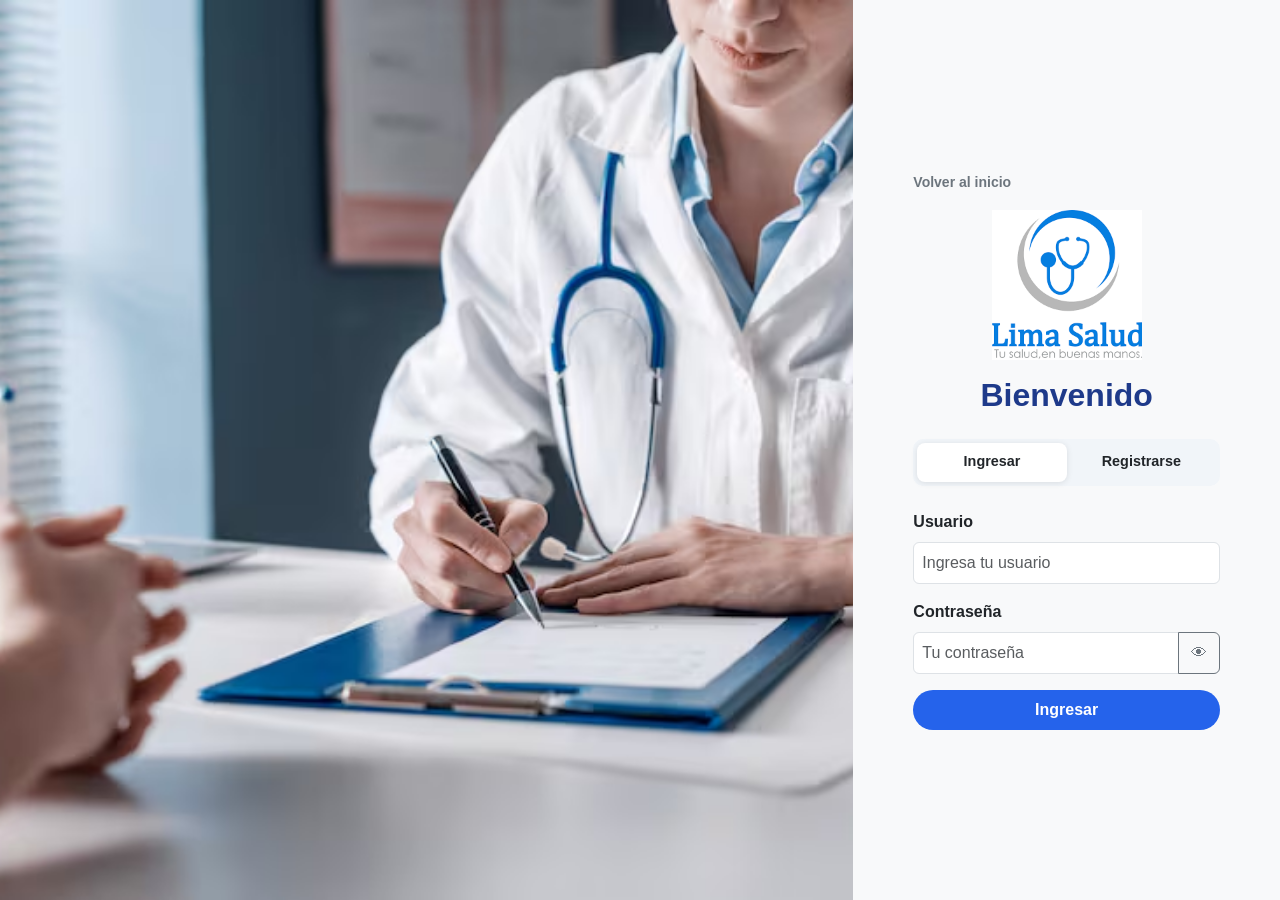
<file: public/login.html>
<!DOCTYPE html>
<html lang="es">
<head>
    <meta charset="UTF-8">
    <meta name="viewport" content="width=device-width, initial-scale=1.0">
    <title>Login Clínica</title>
    <link href="https://cdn.jsdelivr.net/npm/bootstrap@5.3.2/dist/css/bootstrap.min.css" rel="stylesheet">
    
    <link rel="stylesheet" href="css/main.css">
    <link rel="stylesheet" href="css/login_Medico.css">
</head>
<body>

<div class="container-fluid vh-100">
    <div class="row h-100">
        
        <div class="col-md-7 col-lg-8 d-none d-md-block p-0 bg-image-container">
            <img src="Imagenes/FondoSesion.jpg" alt="Fondo Clínica" class="bg-image" style="width: 100%; height: 100%; object-fit: cover;">
        </div>

      <div class="col-12 col-md-5 col-lg-4 d-flex align-items-center justify-content-center bg-light">
    <div class="login-box w-100 px-4 px-md-5">
        
        <div class="text-start mb-3">
            <a href="index.html" class="text-decoration-none text-secondary small fw-bold">
                <i class="bi bi-arrow-left"></i> Volver al inicio
            </a>
        </div>

        <div class="text-center mb-4">
            <img src="Imagenes/Logo.png" alt="Logo Clínica Lima" class="img-fluid mb-3" style="max-width: 150px; object-fit: contain;">
            <h2 class="fw-bold" style="color: #1e3a8a;">Bienvenido</h2>
        </div>

                <div class="auth-tabs-wrap mb-4">
                    <button class="auth-tab-btn is-active" id="tabLogin" type="button" onclick="switchTab('login')">Ingresar</button>
                    <button class="auth-tab-btn" id="tabRegister" type="button" onclick="switchTab('register')">Registrarse</button>
                </div>

                <form id="loginForm" class="needs-validation" novalidate>
                    <div class="mb-3">
                        <label for="username" class="form-label fw-semibold">Usuario</label>
                        <input type="text" class="form-control p-2" id="username" placeholder="Ingresa tu usuario" required>
                    </div>

                    <div class="mb-3">
                        <label for="password" class="form-label fw-semibold">Contraseña</label>
                        <div class="input-group">
                            <input type="password" class="form-control p-2" id="password" placeholder="Tu contraseña" required>
                            <button class="btn btn-outline-secondary" type="button" id="togglePassword">👁</button>
                        </div>
                    </div>

                    <button type="submit" class="btn text-white w-100 rounded-pill py-2 fw-bold custom-btn" style="background-color: #2563eb;">
                        Ingresar
                    </button>
                </form>

                <form id="registerForm" class="needs-validation d-none" novalidate>
                    <div class="mb-3">
                        <label class="form-label fw-semibold">Nombre Completo</label>
                        <input type="text" class="form-control p-2" placeholder="Juan Pérez" required>
                    </div>
                    <div class="mb-3">
                        <label class="form-label fw-semibold">Correo Electrónico</label>
                        <input type="email" class="form-control p-2" placeholder="juan@correo.com" required>
                    </div>
                    <div class="mb-3">
                        <label class="form-label fw-semibold">Crear Contraseña</label>
                        <input type="password" class="form-control p-2" placeholder="Mínimo 8 caracteres" required>
                    </div>
                    <button type="submit" class="btn text-white w-100 rounded-pill py-2 fw-bold" style="background-color: #00b8a9;">
                        Registrarme
                    </button>
                </form>
                </div>
        </div>
    </div>
</div>

<script src="https://cdn.jsdelivr.net/npm/bootstrap@5.3.2/dist/js/bootstrap.bundle.min.js"></script>
<script src="login_Medico.js"></script>
</body>
</html>
</file>
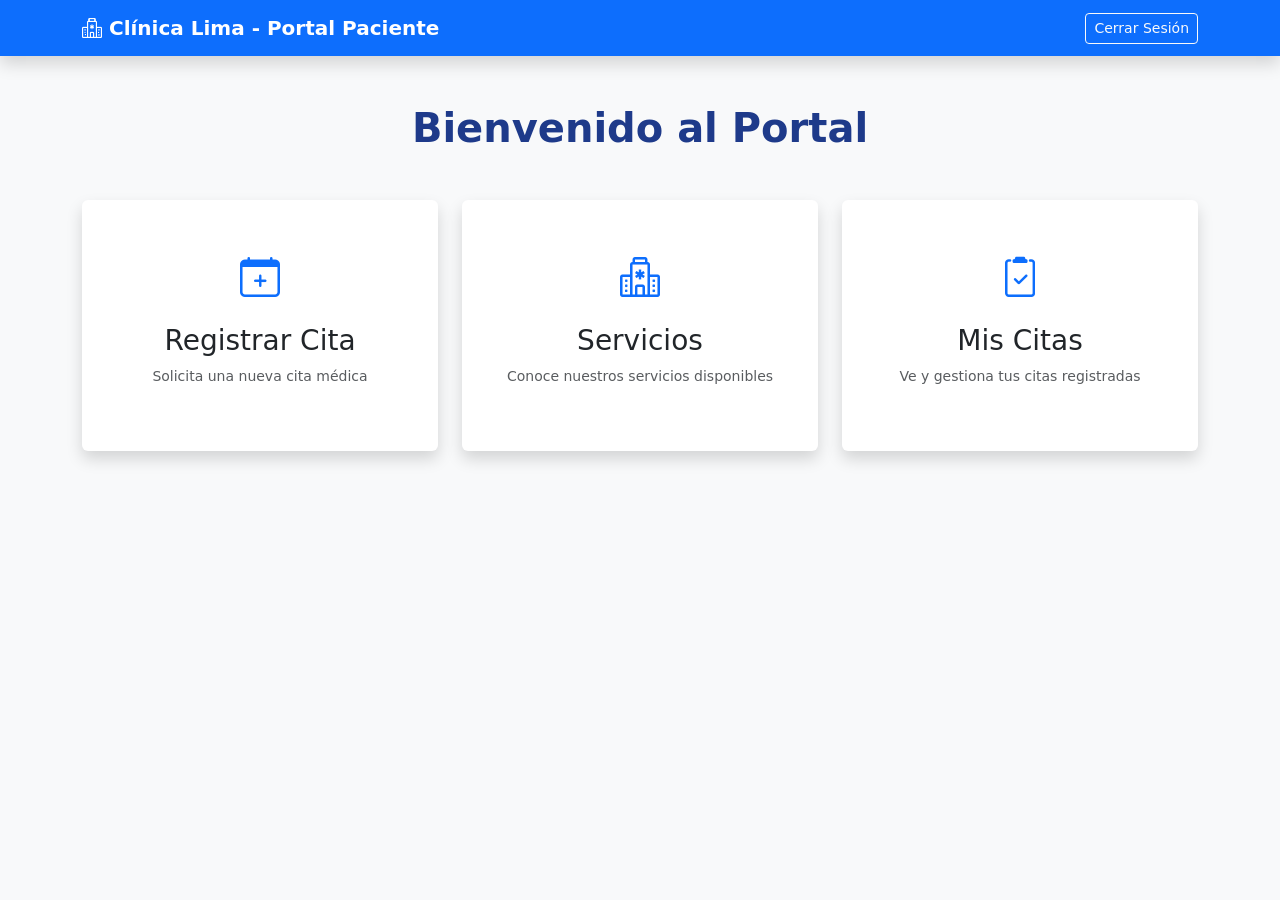
<file: public/portal-paciente.html>
<!doctype html>
<html lang="es">
  <head>
    <meta charset="UTF-8" />
    <meta name="viewport" content="width=device-width, initial-scale=1.0" />
    <title>Portal Paciente</title>
    <link
      href="https://cdn.jsdelivr.net/npm/bootstrap@5.3.2/dist/css/bootstrap.min.css"
      rel="stylesheet"
    />
    <link
      rel="stylesheet"
      href="https://cdn.jsdelivr.net/npm/bootstrap-icons@1.11.1/font/bootstrap-icons.css"
    />
    <link rel="stylesheet" href="css/portal_Paciente.css" />
  </head>

  <body class="bg-light">
    <nav class="navbar navbar-dark bg-primary shadow">
      <div class="container">
        <a class="navbar-brand fw-bold" href="#" onclick="mostrarDashboard()">
          <i class="bi bi-hospital"></i> Clínica Lima - Portal Paciente
        </a>
        <button
          class="btn btn-outline-light btn-sm"
          onclick="window.location.href = 'index.html'"
        >
          Cerrar Sesión
        </button>
      </div>
    </nav>

    <main id="dashboard" class="container py-5">
      <h1 class="text-center mb-5 fw-bold" style="color: #1e3a8a">
        Bienvenido al Portal
      </h1>
      <div class="row g-4 justify-content-center">
        <div class="col-md-4">
          <div
            class="card h-100 text-center border-0 shadow card-menu"
            data-bs-toggle="modal"
            data-bs-target="#modalCita"
          >
            <div class="card-body py-5">
              <i class="bi bi-calendar-plus fs-1 text-primary"></i>
              <h3 class="card-title mt-3">Registrar Cita</h3>
              <p class="text-muted small">Solicita una nueva cita médica</p>
            </div>
          </div>
        </div>

        <div class="col-md-4">
          <div
            class="card h-100 text-center border-0 shadow card-menu"
            onclick="mostrarServicios()"
          >
            <div class="card-body py-5">
              <i class="bi bi-hospital fs-1 text-primary"></i>
              <h3 class="card-title mt-3">Servicios</h3>
              <p class="text-muted small">
                Conoce nuestros servicios disponibles
              </p>
            </div>
          </div>
        </div>

        <div class="col-md-4">
          <div
            class="card h-100 text-center border-0 shadow card-menu"
            onclick="mostrarMisCitas()"
          >
            <div class="card-body py-5">
              <i class="bi bi-clipboard2-check fs-1 text-primary"></i>
              <h3 class="card-title mt-3">Mis Citas</h3>
              <p class="text-muted small">
                Ve y gestiona tus citas registradas
              </p>
            </div>
          </div>
        </div>
      </div>
    </main>

    <section id="servicios" class="container py-5 section-hidden">
      <button class="btn btn-secondary mb-3" onclick="mostrarDashboard()">
        ← Volver
      </button>
      <h3>Servicios Disponibles</h3>
      <div class="row g-4 mt-1" id="gridServiciosPage"></div>
    </section>

    <section id="misCitas" class="container py-5 section-hidden">
      <button class="btn btn-secondary mb-3" onclick="mostrarDashboard()">
        ← Volver
      </button>
      <h3>Mis Citas</h3>
      <div class="row mt-3" id="listaCitas"></div>
    </section>

    <div class="modal fade" id="modalCita" data-bs-backdrop="static">
      <div class="modal-dialog modal-lg">
        <div class="modal-content">
          <div class="modal-header bg-primary text-white">
            <div>
              <h5 class="mb-0">Registrar Cita Médica</h5>
              <small id="labelPaso" class="opacity-75">Paso 1 de 3</small>
            </div>
            <button
              type="button"
              class="btn-close btn-close-white"
              data-bs-dismiss="modal"
            ></button>
          </div>

          <div class="progress" style="height: 4px; border-radius: 0">
            <div
              id="barraProgreso"
              class="progress-bar"
              style="width: 0%; transition: width 0.3s"
            ></div>
          </div>

          <div class="modal-body">
            <form id="formCita" onsubmit="return false;">
              <div class="paso" id="paso1">
                <h6 class="fw-semibold mb-3">Datos del paciente</h6>
                <form id="formPaso1">
                  <div class="row g-2">
                    <div class="col-12">
                      <input
                        id="inp_nombre"
                        class="form-control"
                        placeholder="Nombre completo"
                        required
                      />
                    </div>
                    <div class="col-6">
                      <input
                        id="inp_dni"
                        class="form-control"
                        placeholder="DNI"
                        required
                        maxlength="8"
                      />
                    </div>
                    <div class="col-6">
                      <input
                        id="inp_edad"
                        class="form-control"
                        placeholder="Edad"
                        type="number"
                        min="0"
                        max="120"
                        required
                      />
                    </div>
                    <div class="col-12">
                      <input
                        id="inp_parentesco"
                        class="form-control"
                        placeholder="Parentesco (ej: Titular, Hijo, Cónyuge)"
                        required
                      />
                    </div>
                  </div>
                </form>
                <button
                  type="button"
                  class="btn btn-primary w-100 mt-3"
                  onclick="guardarPaso1()"
                >
                  Siguiente <i class="bi bi-arrow-right"></i>
                </button>
              </div>

              <div class="paso section-hidden" id="paso2">
                <h6 class="fw-semibold mb-1">Selecciona un servicio</h6>
                <p class="text-muted small mb-3">
                  Elige la especialidad y luego escoge tu horario disponible.
                </p>

                <div class="row g-2" id="gridServicios"></div>

                <div id="tablaHorarios" class="section-hidden mt-3"></div>

                <div class="d-flex gap-2 mt-3">
                  <button
                    type="button"
                    class="btn btn-secondary"
                    onclick="anteriorPaso()"
                  >
                    <i class="bi bi-arrow-left"></i> Atrás
                  </button>
                  <button
                    type="button"
                    id="btnRegistrar"
                    class="btn btn-success ms-auto"
                    disabled
                    onclick="registrarCita()"
                  >
                    <i class="bi bi-check-circle"></i> Confirmar Cita
                  </button>
                </div>
              </div>
            </form>
          </div>
        </div>
      </div>
    </div>

    <div class="modal fade" id="modalDetalle">
      <div class="modal-dialog modal-md">
        <div class="modal-content">
          <div class="modal-header bg-primary text-white">
            <h5 class="modal-title">
              <i class="bi bi-clipboard2-pulse"></i> Detalle de Cita
            </h5>
            <button
              type="button"
              class="btn-close btn-close-white"
              data-bs-dismiss="modal"
            ></button>
          </div>
          <div class="modal-body" id="detalleContenido"></div>
          <div class="modal-footer">
            <button class="btn btn-secondary" data-bs-dismiss="modal">
              Cerrar
            </button>
          </div>
        </div>
      </div>
    </div>

    <div class="position-fixed bottom-0 end-0 p-3" style="z-index: 2000">
      <div id="toastExito" class="toast text-bg-success border-0" role="alert">
        <div class="d-flex align-items-center p-2">
          <i class="bi bi-check-circle-fill me-2"></i>
          <span id="toastMsg">Cita registrada</span>
          <button
            type="button"
            class="btn-close btn-close-white ms-auto"
            data-bs-dismiss="toast"
          ></button>
        </div>
      </div>
    </div>

    <script src="https://cdn.jsdelivr.net/npm/bootstrap@5.3.2/dist/js/bootstrap.bundle.min.js"></script>
    <script src="portal_Paciente.js"></script>
  </body>
</html>
</file>
<file: public/css/main.css>
/* ── BASE ── */
html {
  scroll-behavior: smooth;
}

/* ── NAVBAR ── */
.navbar-shadow {
  box-shadow: 0 1px 12px rgba(0, 0, 0, 0.06);
}

/* ── HERO ── */
.hero-section {
  background:
    radial-gradient(
      circle at top right,
      rgba(0, 184, 169, 0.14),
      transparent 30%
    ),
    radial-gradient(
      circle at left center,
      rgba(44, 123, 229, 0.12),
      transparent 28%
    ),
    linear-gradient(180deg, #ffffff 0%, #eef4fb 100%);
}

.hero-row {
  min-height: calc(100vh - 72px);
}

.hero-img-col {
  position: relative;
  overflow: hidden;
}
.hero-img-col img {
  position: absolute;
  inset: 0;
  width: 100%;
  height: 100%;
  object-fit: cover;
}

.hero-badge {
  display: inline-flex;
  align-items: center;
  gap: 0.55rem;
  padding: 0.55rem 1rem;
  border-radius: 999px;
  background: rgba(44, 123, 229, 0.08);
  color: var(--mc-primary);
  font-weight: 700;
  font-size: 0.85rem;
}
.hero-badge::before {
  content: "";
  width: 8px;
  height: 8px;
  border-radius: 50%;
  background: var(--mc-primary);
  flex-shrink: 0;
}

.metric-chip {
  padding: 0.9rem 1.1rem;
  border-radius: var(--mc-radius-md);
  border: 1px solid var(--mc-border);
  background: #fff;
  box-shadow: var(--mc-shadow-sm);
  display: flex;
  align-items: center;
  gap: 0.85rem;
}
.metric-chip strong {
  display: block;
  font-size: 1.15rem;
  font-weight: 800;
  line-height: 1;
}
.metric-chip span {
  color: var(--mc-muted);
  font-size: 0.8rem;
  font-weight: 500;
}

.stat-icon {
  width: 44px;
  height: 44px;
  border-radius: 12px;
  display: flex;
  align-items: center;
  justify-content: center;
  font-size: 1.2rem;
  flex-shrink: 0;
}
.stat-icon-blue {
  background: rgba(44, 123, 229, 0.12);
  color: var(--mc-primary);
}
.stat-icon-teal {
  background: rgba(0, 184, 169, 0.14);
  color: var(--mc-secondary);
}
.stat-icon-amber {
  background: rgba(246, 185, 59, 0.2);
  color: #bc8513;
}

/* ── SECCIÓN NOSOTROS (ABOUT) ── */
.about-img-wrap {
  position: relative;
  border-radius: var(--mc-radius-lg);
  overflow: hidden;
}
.about-img-wrap img {
  width: 100%;
  height: 480px;
  object-fit: cover;
}
.about-overlay-card {
  position: absolute;
  bottom: 1.5rem;
  left: 1.5rem;
  max-width: 280px;
  background: var(--mc-primary);
  color: #fff;
  border-radius: var(--mc-radius-md);
  padding: 1.25rem 1.5rem;
}
.about-overlay-card h4 {
  color: #fff;
  font-weight: 700;
  font-size: 1rem;
}
.about-overlay-card p {
  font-size: 0.85rem;
  opacity: 0.85;
  margin: 0;
}
.check-item {
  display: flex;
  align-items: center;
  gap: 0.75rem;
  margin-bottom: 0.75rem;
}
.check-item i {
  color: var(--mc-secondary);
  font-size: 1.1rem;
}
.check-item span {
  font-weight: 600;
  font-size: 0.95rem;
}

/* ── FOOTER ── */
.footer-shell {
  background: linear-gradient(180deg, #1a2332, #111827);
}
.footer-col-title {
  color: #fff;
  font-weight: 700;
  font-size: 0.95rem;
  margin-bottom: 1.25rem;
}
.footer-link-item {
  display: block;
  color: rgba(255, 255, 255, 0.6);
  font-size: 0.88rem;
  margin-bottom: 0.6rem;
  text-decoration: none;
  transition: color 0.15s;
}
.footer-link-item:hover {
  color: #fff;
}
.footer-desc {
  color: rgba(255, 255, 255, 0.6);
  font-size: 0.9rem;
  line-height: 1.7;
  max-width: 260px;
}
.footer-contact-row {
  display: flex;
  gap: 0.75rem;
  align-items: flex-start;
  color: rgba(255, 255, 255, 0.6);
  font-size: 0.88rem;
  margin-bottom: 0.85rem;
}
.footer-contact-row i {
  color: var(--mc-primary);
  font-size: 1rem;
  margin-top: 1px;
}
.social-btn {
  width: 34px;
  height: 34px;
  border-radius: 8px;
  border: 1px solid rgba(255, 255, 255, 0.12);
  display: flex;
  align-items: center;
  justify-content: center;
  color: rgba(255, 255, 255, 0.6);
  text-decoration: none;
  transition: all 0.2s;
}
.social-btn:hover {
  background: var(--mc-primary);
  border-color: var(--mc-primary);
  color: #fff;
}
.footer-divider {
  border-color: rgba(255, 255, 255, 0.08);
}
.footer-copy {
  color: rgba(255, 255, 255, 0.35);
  font-size: 0.83rem;
  margin: 0;
}
.footer-legal a {
  color: rgba(255, 255, 255, 0.35);
  font-size: 0.83rem;
  text-decoration: none;
}
.footer-legal a:hover {
  color: rgba(255, 255, 255, 0.6);
}

/* ── PÁGINA DE AUTENTICACIÓN ── */
.auth-page {
  display: flex;
  min-height: 100vh;
}
.auth-panel-left {
  width: 50%;
  min-height: 100vh;
  flex-shrink: 0;
  background:
    linear-gradient(180deg, rgba(15, 23, 42, 0.45), rgba(15, 23, 42, 0.82)),
    url("https://images.unsplash.com/photo-1519494026892-80bbd2d6fd0d?auto=format&fit=crop&w=900&q=80")
      center / cover no-repeat;
  display: flex;
  flex-direction: column;
  justify-content: space-between;
  padding: 2rem 2.5rem;
}
.auth-panel-right {
  width: 50%;
  background: #fff;
  display: flex;
  align-items: center;
  justify-content: center;
  padding: 2.5rem 2rem;
  overflow-y: auto;
}
.auth-back-link {
  color: rgba(255, 255, 255, 0.8);
  text-decoration: none;
  font-size: 0.88rem;
  font-weight: 500;
  display: inline-flex;
  align-items: center;
  gap: 0.4rem;
  transition: color 0.15s;
}
.auth-back-link:hover {
  color: #fff;
}
.auth-left-title {
  color: #fff;
  font-family: var(--mc-font-heading);
  font-size: clamp(1.6rem, 3vw, 2.1rem);
  font-weight: 800;
}
.auth-left-desc {
  color: rgba(255, 255, 255, 0.65);
  font-size: 0.9rem;
  line-height: 1.6;
}

.auth-box {
  width: 100%;
  max-width: 420px;
}
.auth-title {
  font-family: var(--mc-font-heading);
  font-weight: 800;
  font-size: 1.7rem;
  color: var(--mc-dark);
}
.auth-subtitle {
  color: var(--mc-muted);
  font-size: 0.9rem;
}

.auth-tabs-wrap {
  background: #f1f5f9;
  border-radius: 10px;
  padding: 4px;
  display: flex;
  margin-bottom: 2rem;
}
.auth-tab-btn {
  flex: 1;
  border: none;
  background: transparent;
  border-radius: 8px;
  padding: 0.55rem;
  font-size: 0.9rem;
  font-weight: 600;
  color: var(--mc-muted);
  cursor: pointer;
  transition: all 0.2s;
}
.auth-tab-btn.is-active {
  background: #fff;
  color: var(--mc-primary);
  box-shadow: 0 1px 6px rgba(0, 0, 0, 0.1);
}

.input-field-wrap {
  position: relative;
}
.input-field-wrap .icon-start {
  position: absolute;
  left: 0.9rem;
  top: 50%;
  transform: translateY(-50%);
  color: #94a3b8;
  pointer-events: none;
  z-index: 2;
}
.input-field-wrap .icon-end-ok {
  position: absolute;
  right: 0.9rem;
  top: 50%;
  transform: translateY(-50%);
  color: #22c55e;
  pointer-events: none;
  display: none;
}
.input-field-wrap input,
.input-field-wrap select {
  padding-left: 2.5rem !important;
}
.input-field-wrap input.field-valid ~ .icon-end-ok {
  display: block;
}

.field-label {
  font-size: 0.84rem;
  font-weight: 600;
  color: #334155;
}
.forgot-link {
  color: var(--mc-primary);
  font-size: 0.83rem;
  font-weight: 600;
  text-decoration: none;
}
.forgot-link:hover {
  text-decoration: underline;
}
.terms-note {
  text-align: center;
  font-size: 0.78rem;
  color: var(--mc-muted);
}
.terms-note a {
  color: var(--mc-primary);
  text-decoration: none;
}

.btn-auth {
  width: 100%;
}

/* Responsive auth */
@media (max-width: 767.98px) {
  .auth-panel-left {
    display: none;
  }
  .auth-panel-right {
    width: 100%;
  }
}

/* ── HERO responsive ── */
@media (max-width: 991.98px) {
  .hero-img-col {
    display: none;
  }
  .hero-row {
    min-height: auto;
    padding: 4rem 0;
  }
}

/* ── SECCIÓN SERVICIOS ── */
.services-bg {
  background: #f8fafc;
}

@keyframes fadeInUp {
    from { opacity: 0; transform: translateY(25px); }
    to { opacity: 1; transform: translateY(0); }
}

/* Animación de flotación suave */
@keyframes float {
    0% { transform: translateY(0px); }
    50% { transform: translateY(-12px); }
    100% { transform: translateY(0px); }
}

/* Aplicar animaciones al Hero (index.html) */
.hero-title { animation: fadeInUp 0.6s ease-out forwards; }
.hero-desc { animation: fadeInUp 0.8s ease-out forwards; opacity: 0; animation-delay: 0.1s; }
.hero-stats { animation: fadeInUp 1s ease-out forwards; opacity: 0; animation-delay: 0.2s; }

.hero-img-col img {
    animation: float 6s ease-in-out infinite;
    border-radius: 20px;
    box-shadow: 0 20px 40px rgba(0,0,0,0.1); /* Sombra para dar profundidad */
}

/* Mejorar el efecto Hover de las tarjetas (Servicios y Menú Médico) */
.service-card, .card-menu {
    transition: all 0.3s cubic-bezier(0.25, 0.8, 0.25, 1);
    border: 1px solid transparent;
}

.service-card:hover, .card-menu:hover {
    transform: translateY(-8px) scale(1.02);
    box-shadow: 0 15px 35px rgba(44, 123, 229, 0.15) !important;
    border-color: rgba(44, 123, 229, 0.3); /* Borde sutil al pasar el mouse */
}

/* Transición suave para cambiar entre Dashboard y Citas */
#dashboard, #vistaCitas {
    transition: opacity 0.4s ease-in-out;
}
.section-hidden {
    display: none !important;
    opacity: 0;
}
</file>
<file: public/css/login_Medico.css>
body {
    font-family: Arial, sans-serif;
    overflow-x: hidden;
}

.bg-image-container {
    height: 100vh;
    position: relative;
}

.bg-image {
    width: 100%;
    height: 100%;
    object-fit: cover;
}

.custom-btn {
    background-color: #2563eb;
    border: none;
    transition: background-color 0.3s ease;
}

.custom-btn:hover {
    background-color: #1e40af;
}

.form-control:focus {
    border-color: #2563eb;
    box-shadow: 0 0 0 0.25rem rgba(37, 99, 235, 0.25);
}

#loginForm, #registerForm {
    animation: fadeInForm 0.4s ease-in-out forwards;
}

@keyframes fadeInForm {
    from { opacity: 0; transform: translateX(-10px); }
    to { opacity: 1; transform: translateX(0); }
}

.form-control:focus, .form-select:focus {
    border-color: #2563eb !important;
    box-shadow: 0 0 0 4px rgba(37, 99, 235, 0.15) !important;
    background-color: #f8fafc; /* Un fondo ligeramente gris al escribir */
    transition: all 0.3s ease;
}

::-webkit-scrollbar {
    width: 8px;
}
::-webkit-scrollbar-track {
    background: #f1f5f9; 
}
::-webkit-scrollbar-thumb {
    background: #cbd5e1; 
    border-radius: 10px;
}
::-webkit-scrollbar-thumb:hover {
    background: #94a3b8; 
}
</file>
<file: public/css/portal_Paciente.css>
.card-menu {
    cursor: pointer;
    transition: transform 0.2s;
}

.card-menu:hover {
    transform: scale(1.04);
    box-shadow: 0 8px 20px rgba(0, 0, 0, 0.1);
}

.section-hidden {
    display: none !important;
}

.card-servicio {
    cursor: pointer;
    transition:
    transform 0.15s,
    border-color 0.15s;
}

.card-servicio:hover {
    transform: scale(1.03);
}

.paso-indicador {
    font-size: 0.8rem;
    color: #6c757d;
}
</file>
